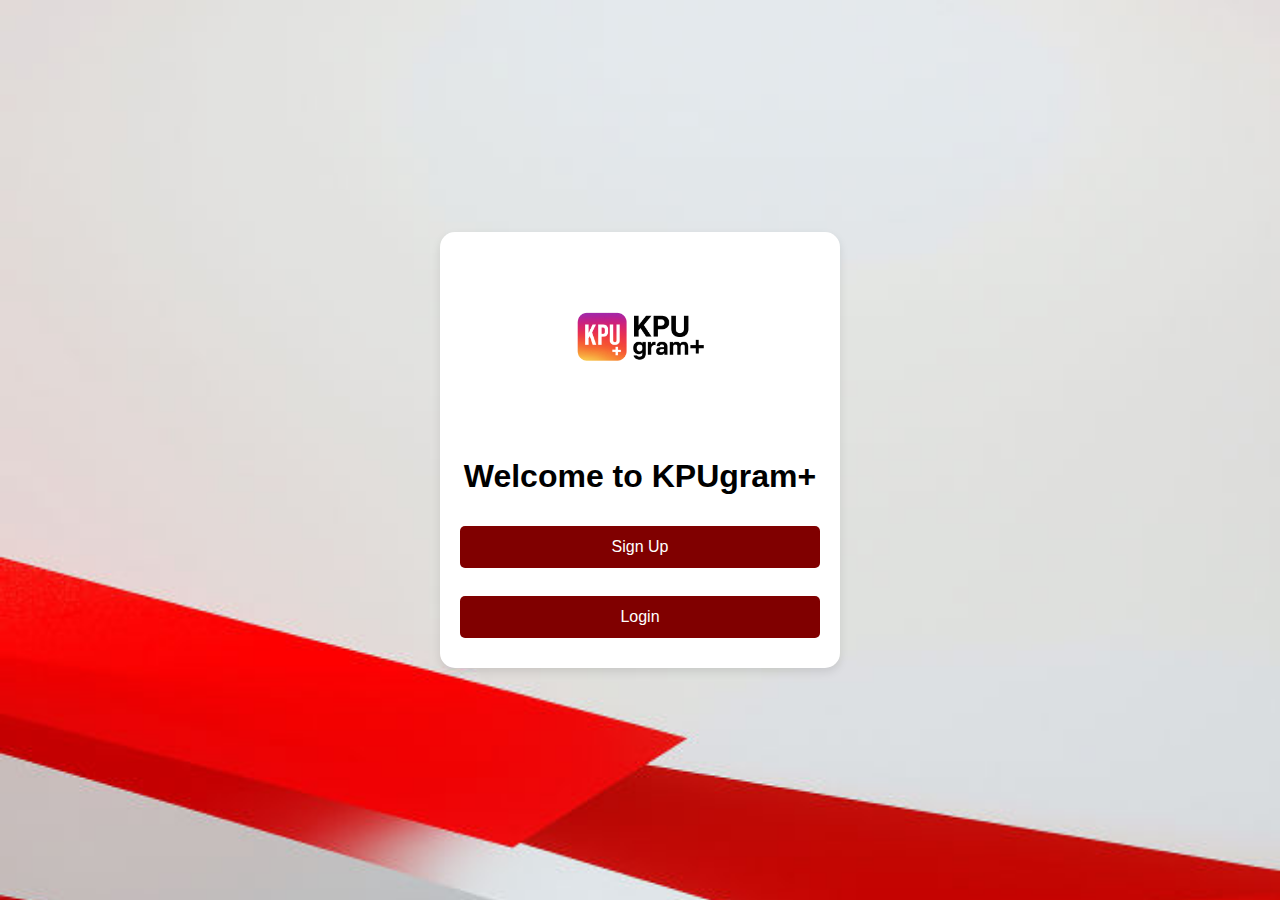
<file: index.html>
<!DOCTYPE html>
<html lang="en">
<head>
    <!-- Meta tag for character encoding -->
    <meta charset="UTF-8" />

    <!-- Responsive layout for mobile and desktop -->
    <meta name="viewport" content="width=device-width, initial-scale=1.0" />

    <!-- Title shown in browser tab -->
    <title>KPUgram+</title>

    <!-- Link to external stylesheet for page styling -->
    <link rel="stylesheet" href="CSS/style.css" />
</head>
<body>

<!-- 🔲 Main container for content alignment -->
<div class="container">

    <!-- KPUgram+ logo displayed at the top -->
    <img src="images/Logo1.png" alt="KPUgram+ Logo" class="logo" />

    <!-- Main welcome heading -->
    <h1>Welcome to KPUgram+</h1>

    <!-- Buttons for navigation to Sign Up and Login pages -->
    <div class="buttons">
        <!-- Button to go to sign-up page -->
        <button onclick="goToSignup()">Sign Up</button><br><br>

        <!-- Button to go to login page -->
        <button onclick="goToLogin()">Login</button>
    </div>
</div>

<!-- 📜 External JavaScript file for navigation functionality -->
<script src="JavaScript/script.js"></script>
</body>
</html>
</file>
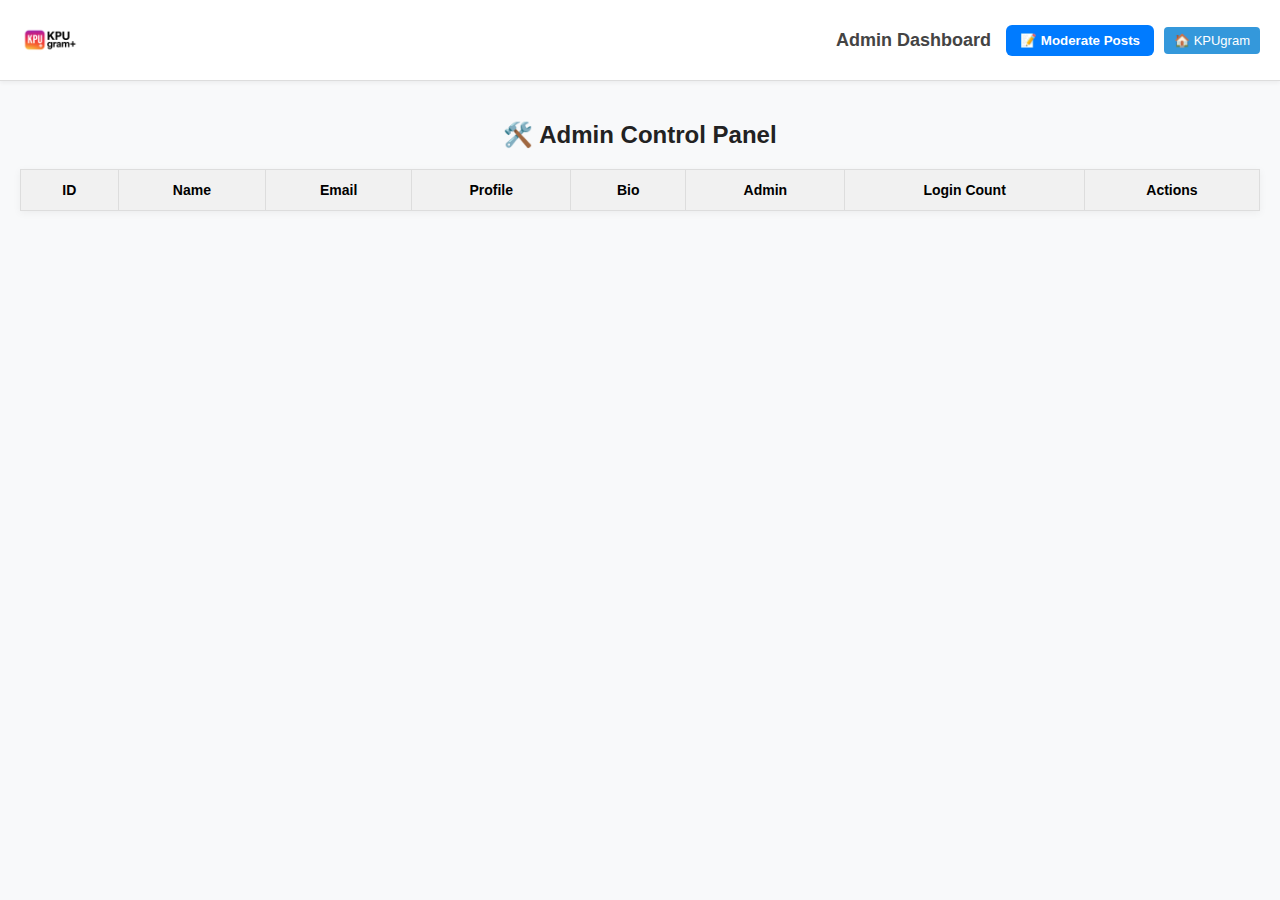
<file: admin.html>
<!DOCTYPE html>
<html lang="en">
<head>
    <!-- Basic page setup -->
    <meta charset="UTF-8" />
    <meta name="viewport" content="width=device-width, initial-scale=1.0" />

    <!-- Page title shown in browser tab -->
    <title>KPUgram+ | Admin Dashboard</title>

    <!-- Linking the external CSS file for admin dashboard styling -->
    <link rel="stylesheet" href="CSS/admin.css" />
</head>
<body>

<!-- Header section containing logo and navigation buttons -->
<header class="header">
    <!-- KPUgram+ logo that takes you to the homepage on click -->
    <img src="images/Logo1.png" alt="KPUgram+ Logo" class="logo" onclick="goToHome()" />

    <div class="header-right">
        <!-- Admin dashboard label and moderation navigation -->
        <div class="admin-header-links">
            <span class="username">Admin Dashboard</span>

            <!-- Button to go to the post moderation page -->
            <button class="nav-btn" onclick="goToPostModeration()">📝 Moderate Posts</button>
        </div>

        <!-- Button to return to main KPUgram homepage -->
        <button class="btn btn-home" onclick="goToHome()">🏠 KPUgram</button>
    </div>
</header>

<!-- Main content area -->
<main class="center-container">
    <!-- Title for the admin panel -->
    <h2>🛠️ Admin Control Panel</h2>

    <!-- Table to display all registered users and actions -->
    <table id="userTable">
        <thead>
        <tr>
            <!-- Table headers: user information and admin controls -->
            <th>ID</th>
            <th>Name</th>
            <th>Email</th>
            <th>Profile</th>
            <th>Bio</th>
            <th>Admin</th>
            <th>Login Count</th>
            <th>Actions</th>
        </tr>
        </thead>
        <tbody>
        <!-- JavaScript will dynamically insert user rows here -->
        </tbody>
    </table>
</main>

<!-- Link to the JavaScript file that handles user data and admin actions -->
<script src="JavaScript/admin.js"></script>
</body>
</html>
</file>
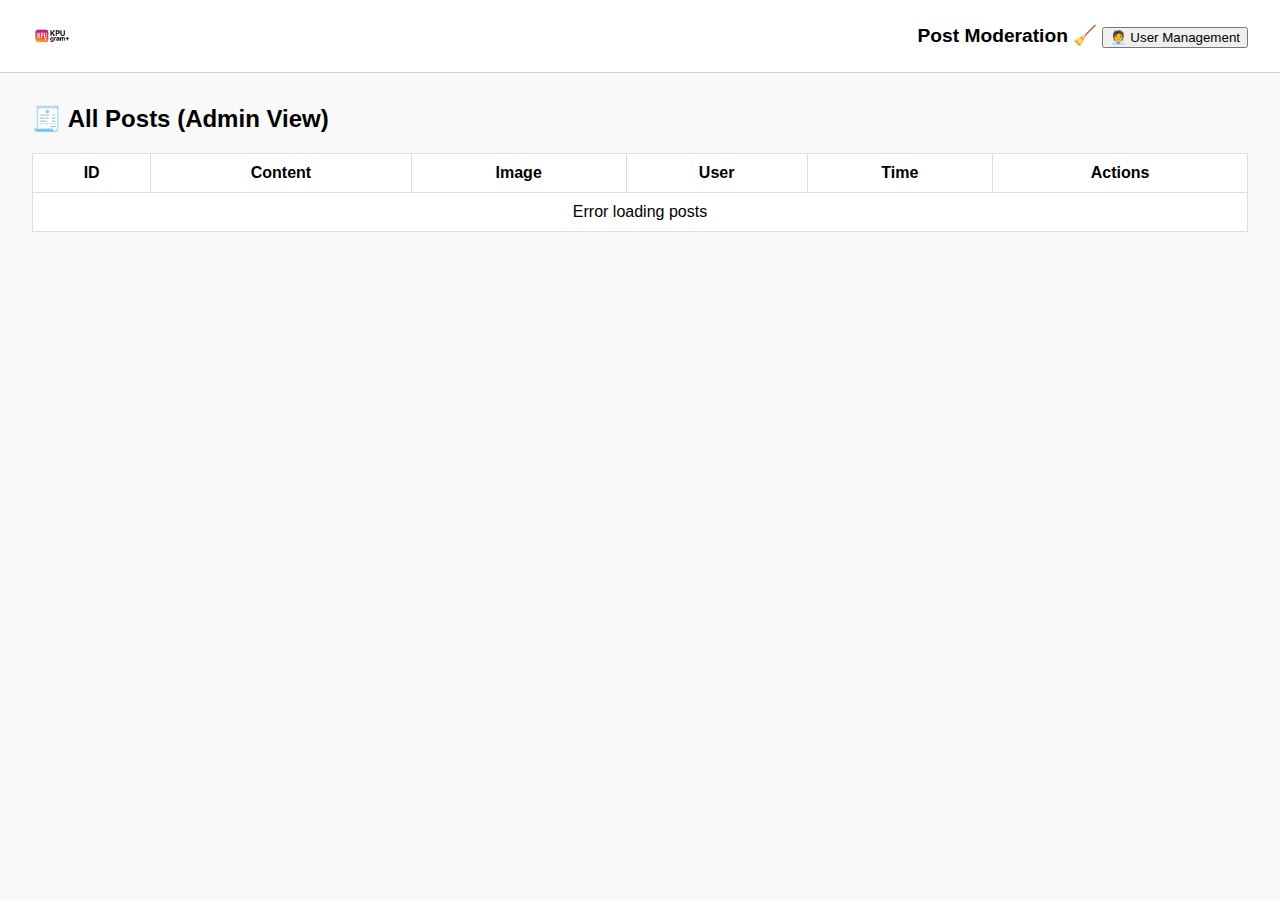
<file: adminPosts.html>
<!DOCTYPE html>
<html lang="en">
<head>
    <!-- Basic page setup -->
    <meta charset="UTF-8" />
    <meta name="viewport" content="width=device-width, initial-scale=1.0" />

    <!-- Page title shown in browser tab -->
    <title>Post Moderation - Admin | KPUgram+</title>

    <!-- Link to external CSS for styling the post moderation page -->
    <link rel="stylesheet" href="CSS/adminPosts.css" />
</head>
<body>

<!-- Header section with logo and navigation -->
<header class="header">
    <!-- Logo that redirects to the home page when clicked -->
    <img src="images/Logo1.png" alt="KPUgram+ Logo" class="logo" onclick="goToHome()" />

    <div class="admin-header-links">
        <!-- Title indicating this is the Post Moderation section -->
        <span class="username">Post Moderation 🧹</span>

        <!-- Button to switch to the User Management (Admin Dashboard) page -->
        <button class="nav-btn" onclick="goToUserDashboard()">🧑‍💼 User Management</button>
    </div>
</header>

<!-- Main content area -->
<main class="center-container">
    <!-- Section heading for post overview -->
    <h2>🧾 All Posts (Admin View)</h2>

    <!-- Table to display all user posts with moderation actions -->
    <table id="postTable">
        <thead>
        <tr>
            <!-- Table headers for post info and moderation controls -->
            <th>ID</th>
            <th>Content</th>
            <th>Image</th>
            <th>User</th>
            <th>Time</th>
            <th>Actions</th>
        </tr>
        </thead>
        <tbody>
        <!-- JavaScript will dynamically populate post rows here -->
        </tbody>
    </table>
</main>

<!-- Link to the JavaScript file that manages post data and admin actions -->
<script src="JavaScript/adminPosts.js"></script>
</body>
</html>
</file>
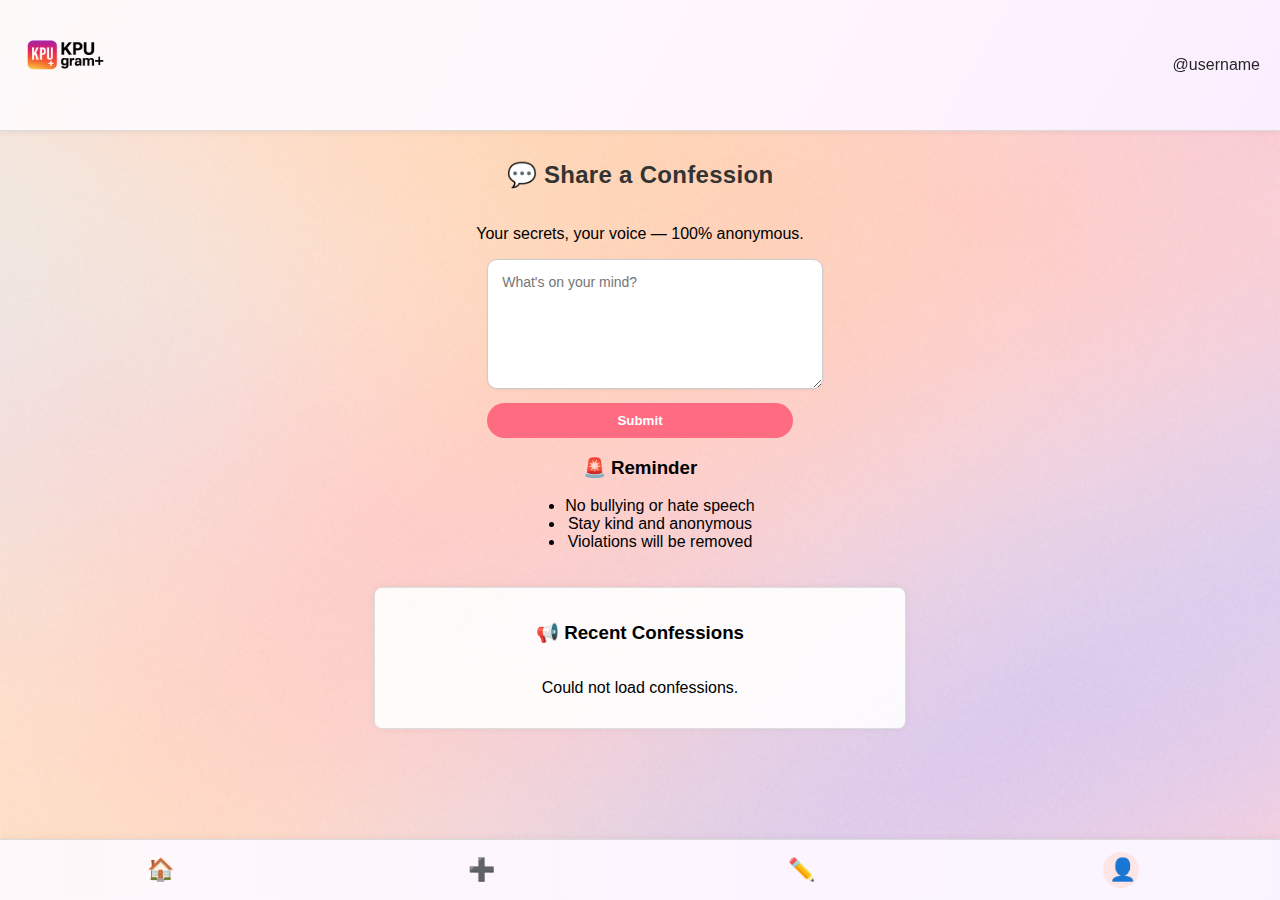
<file: confession.html>
<!DOCTYPE html>
<html lang="en">
<head>
  <!-- Meta tags for character encoding and responsive design -->
  <meta charset="UTF-8" />
  <meta name="viewport" content="width=device-width, initial-scale=1.0"/>

  <!-- Title shown in browser tab -->
  <title>KPUgram+ | Confess</title>

  <!-- Link to external CSS file for styling -->
  <link rel="stylesheet" href="CSS/stylesheet.css" />
</head>
<body>

<!-- 🔝 Header section -->
<header class="header">
  <!-- KPUgram+ logo; clicking redirects to home -->
  <img src="images/Logo1.png" alt="KPUgram+ Logo" class="logo" onclick="goToHome()" style="cursor:pointer;">

  <!-- Display logged-in username; clicking opens profile -->
  <div class="username" id="headerUsername" onclick="goToProfile()">@username</div>
</header>

<!-- 💬 Main confession section -->
<main class="confess-section">
  <div class="center-container">

    <!-- Title and tagline for the confession page -->
    <h2 class="confess-title">💬 Share a Confession</h2>
    <p class="confess-tagline">Your secrets, your voice — 100% anonymous.</p>

    <!-- Confession input form -->
    <form class="confess-form">
      <!-- Text area for user to type their confession -->
      <textarea name="confession" placeholder="What's on your mind?" required></textarea>

      <!-- Button to submit the confession -->
      <button type="submit" class="post-button">Submit</button>
    </form>

    <!-- ⚠️ Rules section -->
    <section class="confession-rules">
      <h3>🚨 Reminder</h3>
      <ul>
        <li>No bullying or hate speech</li>
        <li>Stay kind and anonymous</li>
        <li>Violations will be removed</li>
      </ul>
    </section>

    <!-- 📢 Section showing all recent anonymous confessions -->
    <section class="confession-wall">
      <h3>📢 Recent Confessions</h3>

      <!-- Feed container where confessions will be injected by JavaScript -->
      <div class="confession-feed"></div>
    </section>
  </div>
</main>

<!-- 🔻 Bottom navigation bar -->
<footer class="nav-bar">
  <!-- Navigation buttons to switch pages -->
  <button onclick="goToHome()">🏠</button>
  <button onclick="goToUpload()">➕</button>
  <button onclick="goToConfess()">✏️</button>
  <button onclick="goToProfile()">👤</button>
</footer>

<!-- 📜 External JavaScript files to handle dynamic behavior -->
<script src="JavaScript/script2.js"></script>
<script src="JavaScript/confession.js"></script>

</body>
</html>
</file>
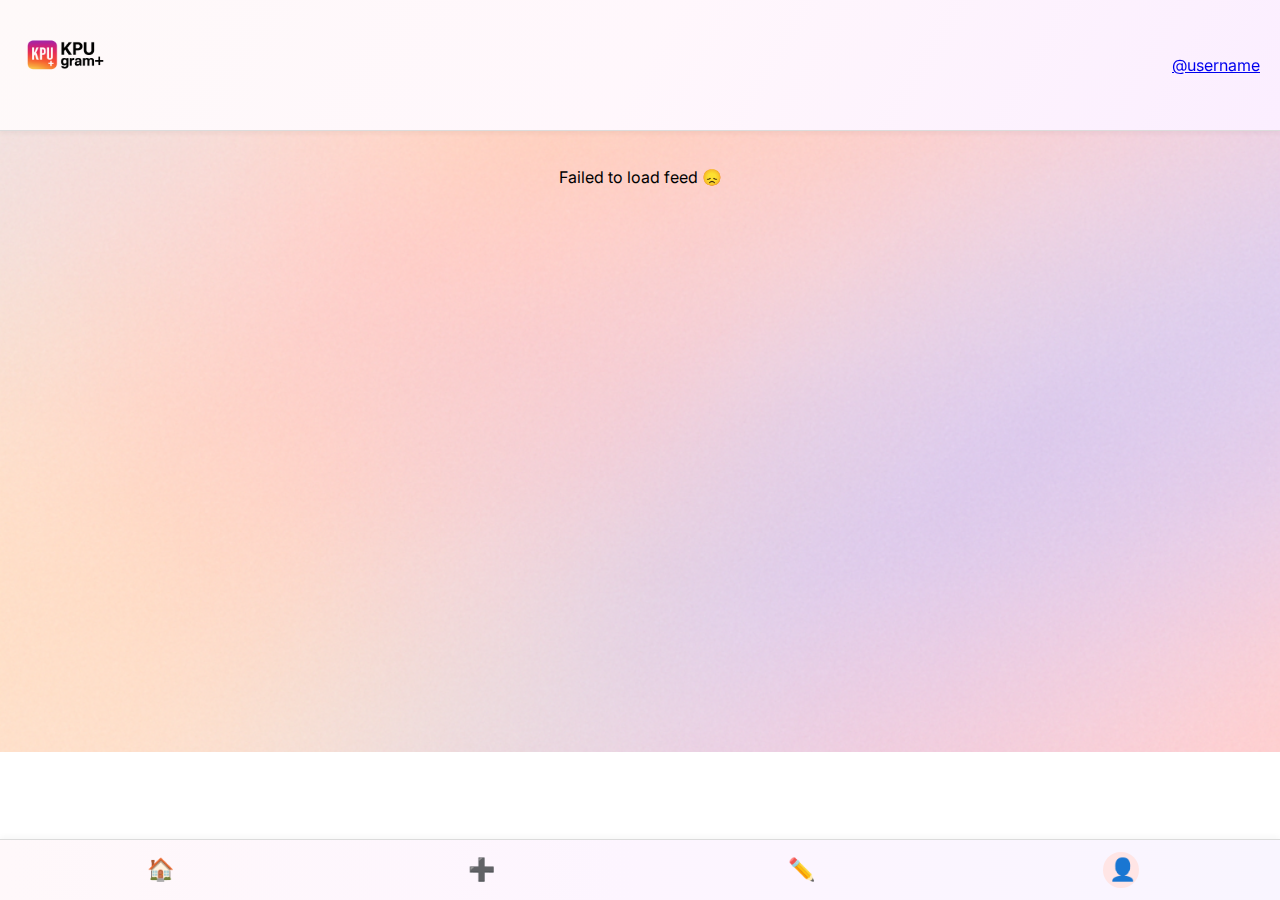
<file: Home.html>
<!DOCTYPE html>
<html lang="en">
<head>
  <meta charset="UTF-8" />
  <meta name="viewport" content="width=device-width, initial-scale=1.0" />
  <title>KPUgram+ Home</title>

  <!-- Stylesheet and Fonts -->
  <link rel="stylesheet" href="CSS/stylesheet.css" />
  <link rel="preconnect" href="https://fonts.googleapis.com" />
  <link href="https://fonts.googleapis.com/css2?family=Inter:wght@400;500;600&display=swap" rel="stylesheet" />
</head>
<body style="font-family: 'Inter', sans-serif;">

<!-- Header: Displays logo and user link -->
<header class="header">
  <img
          src="images/Logo1.png"
          alt="KPUgram+ Logo"
          class="logo"
          onclick="goToHome()"
          style="cursor:pointer;"
  />
  <!-- User display name (replaces static @username text) -->
  <a href="profile.html" id="userDisplay">@loading...</a>
</header>

<!-- Main Content Area: Feed will be injected here dynamically -->
<main class="feed" id="feed">
  <!-- Posts will be dynamically inserted by JavaScript -->
</main>

<!-- Bottom Navigation Bar: Navigation between core sections -->
<footer class="nav-bar">
  <!-- Navigation buttons to different pages -->
  <button onclick="goToHome()" title="Home">🏠</button>
  <button onclick="goToUpload()" title="Upload">➕</button>
  <button onclick="goToConfess()" title="Confess">✏️</button>
  <button onclick="goToProfile()" title="Profile">👤</button>
</footer>

<!-- JavaScript Files -->
<script src="JavaScript/likecomment.js"></script>
<script src="JavaScript/script2.js"></script>
<script src="JavaScript/upload.js"></script>

</body>
</html>
</file>
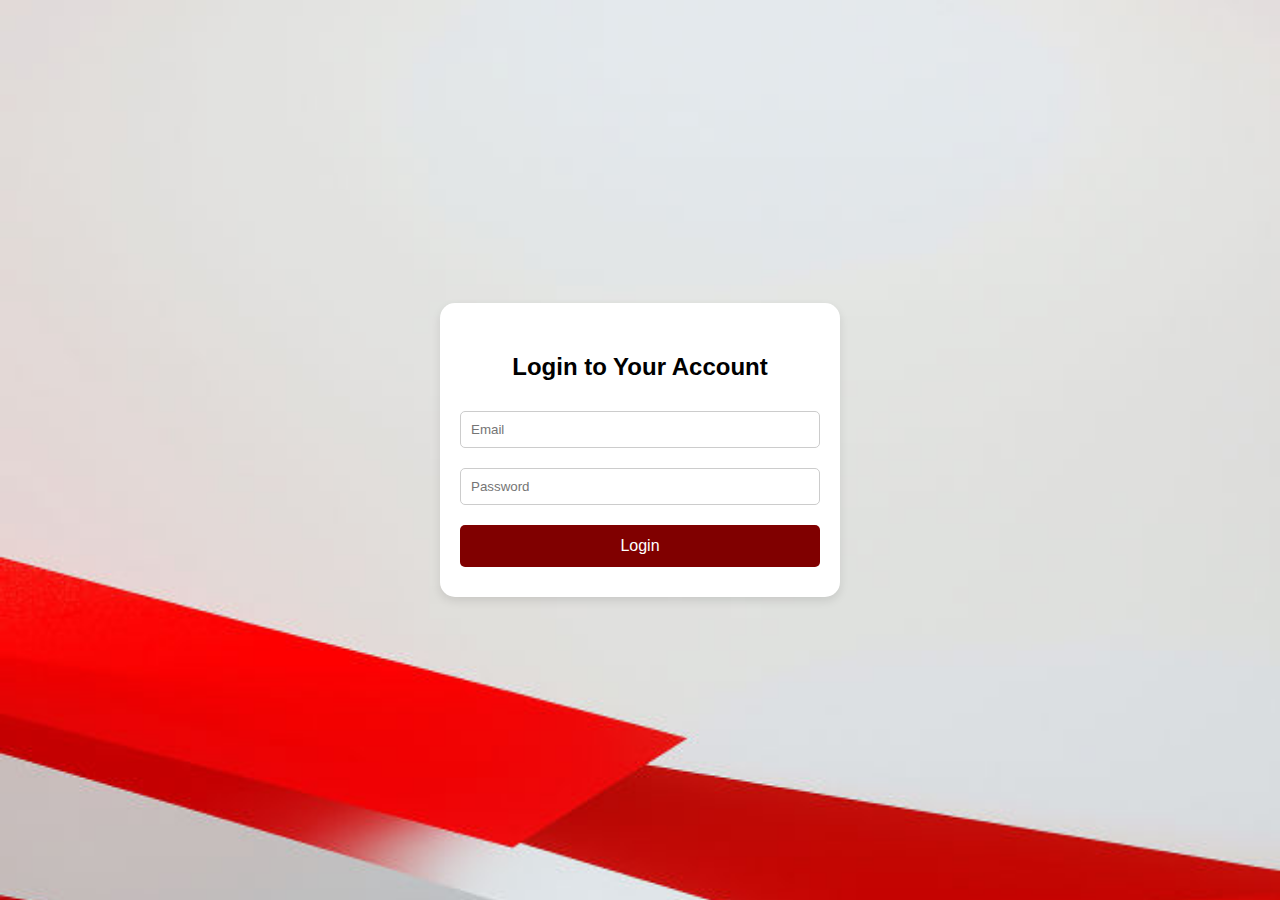
<file: login.html>
<!DOCTYPE html>
<html lang="en">
<head>
    <!-- Character encoding -->
    <meta charset="UTF-8" />

    <!-- Viewport setting for responsiveness on all devices -->
    <meta name="viewport" content="width=device-width, initial-scale=1.0" />

    <!-- Title shown in browser tab -->
    <title>KPUgram+ Login</title>

    <!-- Link to shared CSS file for consistent styling -->
    <link rel="stylesheet" href="CSS/style.css" />
</head>
<body>

<!-- 🔲 Centered container for the login box -->
<div class="container">
    <!-- Heading for login form -->
    <h2>Login to Your Account</h2>

    <!-- Login form for email and password -->
    <form id="loginForm">
        <!-- Email input field -->
        <input type="email" class="Name" placeholder="Email" name="email" required />

        <!-- Password input field -->
        <input type="password" class="pswd" placeholder="Password" name="password" required />

        <!-- Submit button for logging in -->
        <button type="submit" class="submit">Login</button>
    </form>
</div>

<!-- 📜 External script that contains login logic (validation, redirection, etc.) -->
<script src="JavaScript/script.js"></script>

<!-- 🔔 Toast notification for showing login success/error messages -->
<div id="toast" class="toast" style="display: none;"></div>

</body>
</html>
</file>
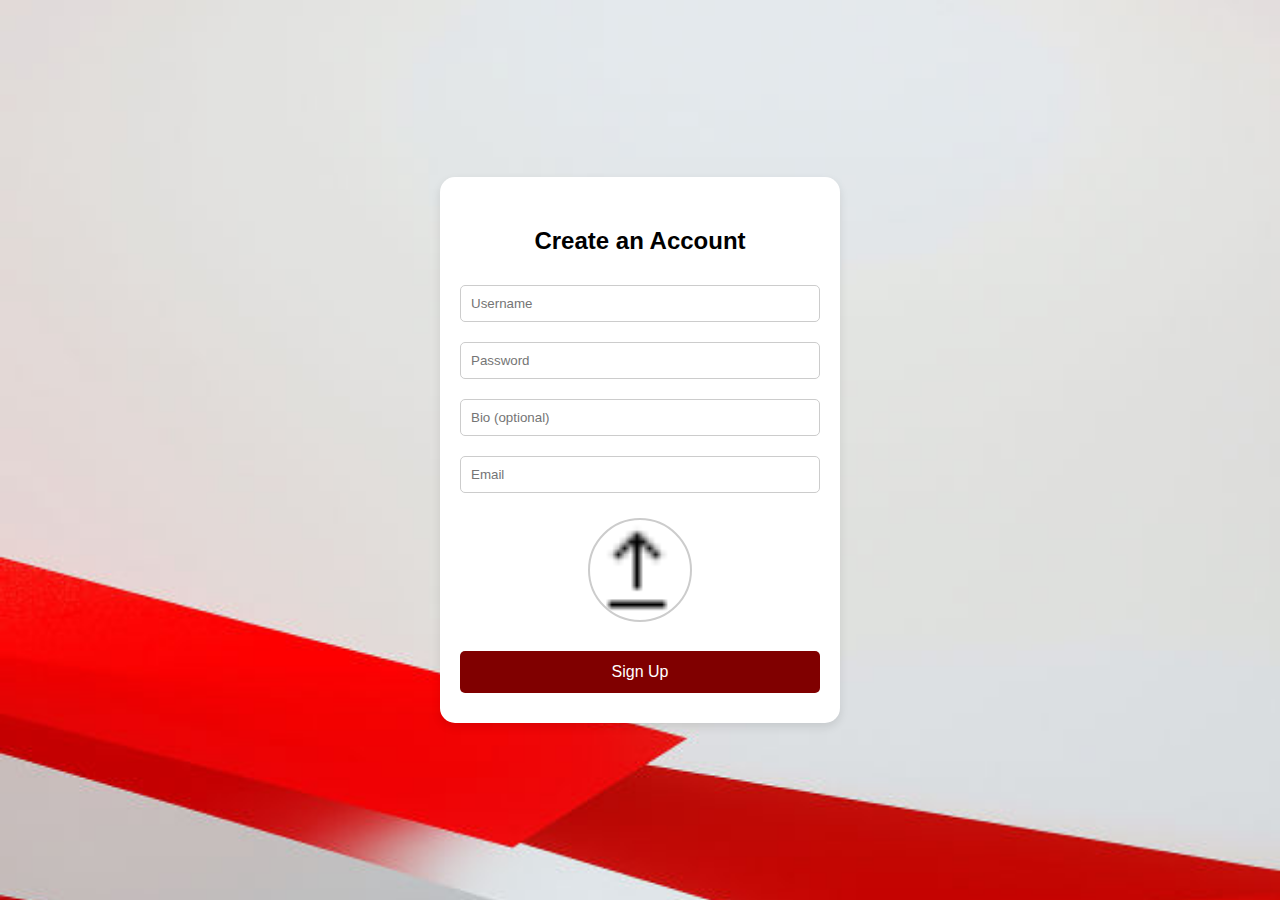
<file: signup.html>
<!DOCTYPE html>
<html lang="en">
<head>
    <!-- Sets character encoding to UTF-8 -->
    <meta charset="UTF-8">

    <!-- Makes the page responsive to different screen sizes -->
    <meta name="viewport" content="width=device-width, initial-scale=1.0">

    <!-- Sets the page title shown in the browser tab -->
    <title>KPUgram+ | Sign Up</title>

    <!-- Links an external CSS stylesheet for styling -->
    <link rel="stylesheet" href="CSS/style.css">
</head>
<body>

<!-- Container that wraps the whole signup form -->
<div class="container">
    <!-- Heading text -->
    <h2>Create an Account</h2>

    <!-- Signup form starts here -->
    <form id="signupForm">
        <!-- Input field for username (required) -->
        <input type="text" placeholder="Username" name="name" required>

        <!-- Input field for password (required) -->
        <input type="password" placeholder="Password" name="password" required>

        <!-- Optional input for user's bio -->
        <input type="text" placeholder="Bio (optional)" name="bio">

        <!-- Input field for email (required) -->
        <input type="email" placeholder="Email" name="email" required>

        <!-- Section for profile picture upload -->
        <div class="profile-header">
            <div class="profile-picture-wrapper">
                <!-- Label wraps the image and input for better clickability -->
                <label for="profilePicUpload">
                    <!-- Default profile picture shown before user uploads -->
                    <img id="profileImage" class="profile-img" src="images/upload.png" alt="Profile Picture" title="Click to change" />

                    <!-- Hidden file input for selecting profile image -->
                    <input type="file" id="profilePicUpload" accept="image/*" style="display: none;" />
                </label>
            </div>
        </div>

        <!-- Submit button for the signup form -->
        <button type="submit">Sign Up</button>
    </form>
</div>

<!-- Links to the external JavaScript file that handles form logic -->
<script src="JavaScript/script.js"></script>

</body>
</html>
</file>
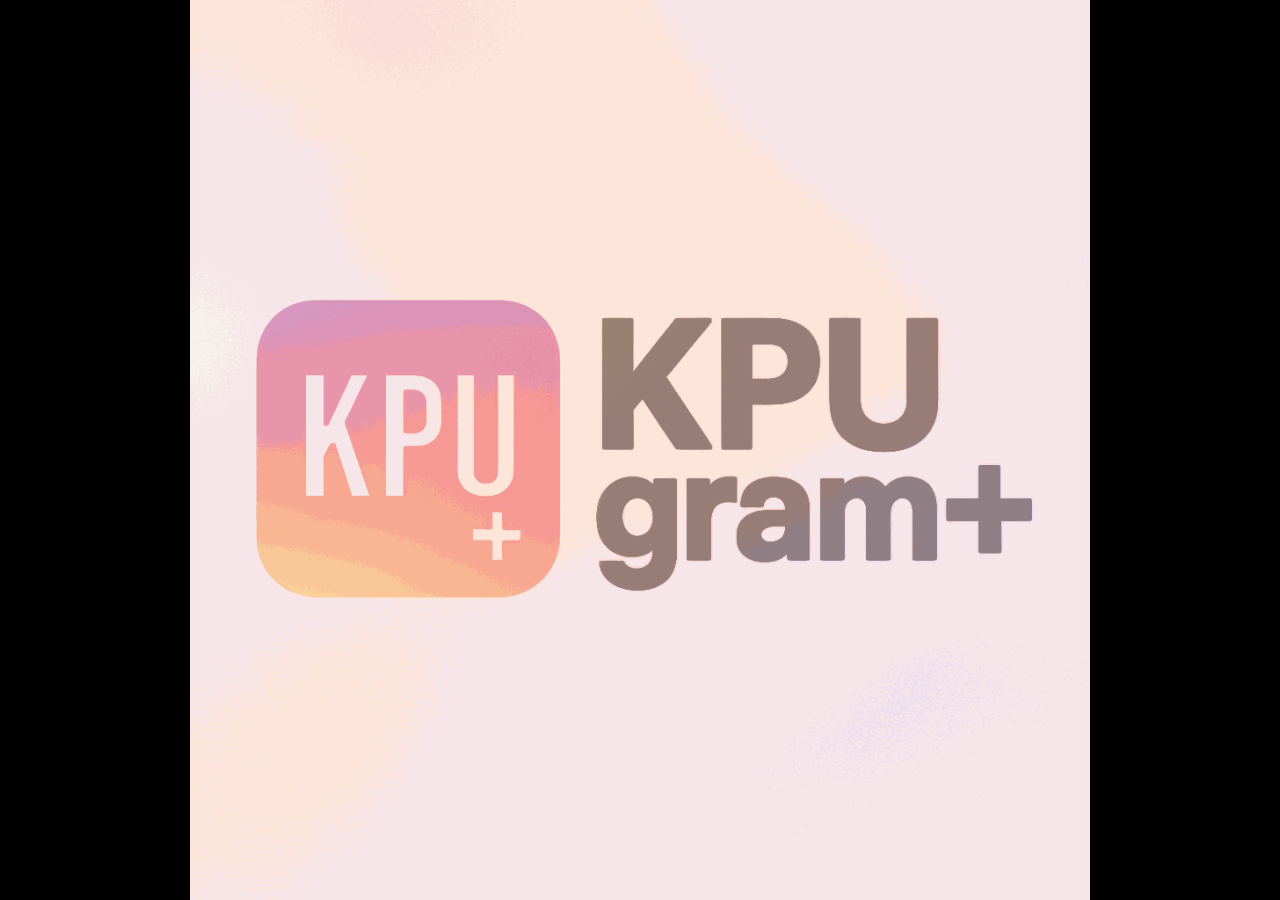
<file: transition.html>
<!DOCTYPE html>
<html lang="en">
<head>
    <!-- Sets character encoding to UTF-8 -->
    <meta charset="UTF-8" />

    <!-- Ensures the page scales correctly on all devices -->
    <meta name="viewport" content="width=device-width, initial-scale=1.0" />

    <!-- Page title shown in browser tab -->
    <title>Redirecting...</title>

    <!-- Inline CSS to style the page -->
    <style>
        body {
            margin: 0; /* Removes default margin */
            background-color: black; /* Sets background to black */
            display: flex; /* Uses flexbox to center the content */
            justify-content: center; /* Centers horizontally */
            align-items: center; /* Centers vertically */
            height: 100vh; /* Makes body take full height of the viewport */
        }

        img {
            max-width: 100%; /* Image won't exceed screen width */
            max-height: 100%; /* Image won't exceed screen height */
        }
    </style>
</head>
<body>

<!-- Shows the transition GIF image in the center -->
<img src="images/transition.gif" alt="Transition Animation" />

<script>
    // After 1.5 seconds, redirect to the login page
    setTimeout(() => {
        window.location.href = "login.html";
    }, 1500); // show transition for 1.5 seconds
</script>

</body>
</html>
</file>
<file: CSS/admin.css>
/* Applies to the whole page */
body {
    font-family: 'Segoe UI', Tahoma, Geneva, Verdana, sans-serif; /* Sets a clean, readable font */
    margin: 0; /* Removes default margin */
    padding: 0; /* Removes default padding */
    background-color: #f8f9fa; /* Light gray background */
}

/* Styles the top header bar */
.header {
    display: flex; /* Uses flexbox for layout */
    justify-content: space-between; /* Space between logo and username */
    align-items: center; /* Vertically center items */
    background-color: #fff; /* White background */
    padding: 10px 20px; /* Padding inside the header */
    border-bottom: 1px solid #ddd; /* Light bottom border */
    box-shadow: 0 2px 4px rgba(0, 0, 0, 0.05); /* Subtle shadow for depth */
}

/* Logo styling */
.logo {
    height: 60px; /* Sets logo height */
    cursor: pointer; /* Makes it clickable */
}

/* Username text in header */
.username {
    font-weight: 600; /* Semi-bold text */
    font-size: 18px; /* Slightly larger font size */
    color: #444; /* Dark gray color */
}

/* Container for centering content on page */
.center-container {
    padding: 20px; /* Adds spacing around the content */
}

/* Headings inside the page */
h2 {
    margin-bottom: 20px; /* Space below heading */
    color: #222; /* Dark text */
    text-align: center; /* Center the heading */
}

/* Table styles */
table {
    width: 100%; /* Table takes full width */
    border-collapse: collapse; /* Removes space between borders */
    background-color: white; /* White background for the table */
    box-shadow: 0 2px 8px rgba(0, 0, 0, 0.05); /* Light shadow */
}

/* Styles for both table header and data cells */
th, td {
    padding: 12px 16px; /* Inner spacing */
    border: 1px solid #ddd; /* Light gray border */
    text-align: center; /* Center-aligns text */
    font-size: 14px; /* Font size for table text */
}

/* Header cells of the table */
th {
    background-color: #f1f1f1; /* Light gray background */
    font-weight: bold; /* Bold text */
}

/* Base style for buttons */
.btn {
    padding: 6px 12px; /* Inner spacing */
    border: none; /* No border */
    border-radius: 4px; /* Rounded corners */
    cursor: pointer; /* Cursor becomes pointer on hover */
    font-size: 13px; /* Slightly smaller text */
}

/* Delete button style */
.btn-delete {
    background-color: #e74c3c; /* Red color */
    color: white; /* White text */
    margin-right: 6px; /* Space to the right */
}

/* Promote button style */
.btn-promote {
    background-color: #2ecc71; /* Green color */
    color: white; /* White text */
}

/* Small circular profile pictures */
img.profile-thumb {
    width: 50px;
    height: 50px;
    border-radius: 50%; /* Makes it round */
    object-fit: cover; /* Ensures image fills the space without distortion */
}

/* Right side of the header (e.g., buttons or links) */
.header-right {
    display: flex; /* Horizontal layout */
    align-items: center; /* Vertical alignment */
    gap: 10px; /* Space between items */
}

/* Home button style */
.btn-home {
    background-color: #3498db; /* Blue color */
    color: white;
    padding: 6px 10px;
    font-size: 13px;
    border: none;
    border-radius: 4px;
    cursor: pointer;
}

/* Style for the last nav-bar button (e.g., logout or special action) */
.nav-bar button:last-child {
    background-color: #ffe5e5; /* Light red background */
    color: #b30000; /* Dark red text */
    font-weight: bold;
    border-radius: 50%; /* Circular button */
    width: 36px;
    height: 36px;
}

/* 🔽 Additional styles for admin post moderation navigation */

/* Header links container for admin pages */
.admin-header-links {
    display: flex;
    align-items: center;
    gap: 15px; /* Space between each button/link */
}

/* Style for navigation buttons */
.nav-btn {
    background-color: #007bff; /* Bright blue */
    color: white; /* White text */
    border: none;
    padding: 8px 14px; /* Padding inside the button */
    border-radius: 6px; /* Rounded corners */
    font-weight: bold;
    cursor: pointer;
    transition: background-color 0.2s ease-in-out; /* Smooth hover transition */
}

/* Hover effect for navigation buttons */
.nav-btn:hover {
    background-color: #0056b3; /* Darker blue on hover */
}
</file>
<file: CSS/adminPosts.css>
/* Base styles for the entire page */
body {
    font-family: Arial, sans-serif; /* Sets a clean, common font */
    background: #f9f9f9; /* Light gray background */
    margin: 0; /* Removes default margin */
    padding: 0; /* Removes default padding */
}

/* Header section at the top of the page */
.header {
    display: flex; /* Uses flexbox for layout */
    justify-content: space-between; /* Puts space between logo and username */
    align-items: center; /* Vertically centers items */
    padding: 1rem 2rem; /* Adds spacing inside the header */
    background-color: #fff; /* White background */
    border-bottom: 1px solid #ccc; /* Light gray bottom border */
}

/* Logo image styling */
.logo {
    height: 40px; /* Sets fixed height */
    cursor: pointer; /* Pointer cursor on hover */
}

/* Username display in the header */
.username {
    font-weight: bold; /* Makes text bold */
    font-size: 1.2rem; /* Increases font size slightly */
}

/* Main content container centered on the page */
.center-container {
    margin: 2rem auto; /* Top/bottom margin and auto horizontal centering */
    width: 95%; /* Takes up 95% of the screen width */
}

/* Styles for tables */
table {
    width: 100%; /* Table spans the full width */
    border-collapse: collapse; /* Removes gaps between table borders */
    background-color: #fff; /* White background */
    border: 1px solid #ddd; /* Light border around the table */
}

/* Styles for both header and data cells in the table */
th, td {
    padding: 10px; /* Adds space inside cells */
    text-align: center; /* Centers text horizontally */
    border: 1px solid #ddd; /* Light border for each cell */
}

/* Styling for images inside posts (like post thumbnails) */
img.post-img {
    max-width: 80px; /* Limits width to 80px */
    max-height: 80px; /* Limits height to 80px */
}

/* Style for delete buttons */
button.delete-btn {
    background-color: #ff4d4d; /* Red background */
    color: white; /* White text */
    padding: 5px 10px; /* Inner padding */
    border: none; /* Removes border */
    cursor: pointer; /* Pointer cursor on hover */
    border-radius: 4px; /* Slightly rounded corners */
}
</file>
<file: CSS/stylesheet.css>
/* 🌐 General page styling */
body {
  font-family: 'Segoe UI', Tahoma, Geneva, Verdana, sans-serif; /* Set clean, readable font */
  margin: 0;
  padding: 0;
  background-image: url("../images/bgImg1.png"); /* Background image */
  background-repeat: no-repeat;
  background-size: cover; /* Cover entire screen */
  background-position: center;
  transition: all 0.3s ease-in-out; /* Smooth transition */
}

/* 🔝 Top navigation bar */
.header {
  display: flex;
  justify-content: space-between; /* Space between logo and user info */
  align-items: center;
  background: linear-gradient(120deg, #fef9f9, #fff7fc, #fbeeff); /* Light gradient background */
  padding: 10px 20px;
  border-bottom: 1px solid #dbdbdb;
  position: sticky; /* Sticks to top when scrolling */
  top: 0;
  z-index: 100; /* Stays above other content */
  box-shadow: 0 2px 6px rgba(0, 0, 0, 0.05); /* Light shadow */
  animation: fadeInDown 0.6s ease;
  backdrop-filter: blur(6px); /* Soft blur effect */
  gap: 10px;
}

/* 🧭 Left part of header (usually logo) */
.header-left {
  display: flex;
  align-items: center;
}

/* 👤 Right part of header (user info) */
.header-right {
  display: flex;
  flex-direction: column;
  align-items: flex-end;
  gap: 2px;
}

/* 🖼️ Logo image */
.logo {
  height: 60px;
  object-fit: contain;
  margin: 0;
}

/* 👤 Username display */
.username {
  font-weight: 600;
  font-size: 16px;
  color: #262626;
}

/* 🔥 Login streak badge */
.streak-badge {
  background-color: #ffeff4;
  padding: 4px 10px;
  border-radius: 20px;
  font-size: 13px;
  color: #d10043;
  font-weight: 500;
  border: 1px solid #fdd5e2;
  box-shadow: 0 1px 3px rgba(0,0,0,0.05);
}

/* 📰 Main feed area */
.feed {
  display: flex;
  flex-direction: column;
  align-items: center;
  padding: 20px 12px;
  gap: 20px;
  overflow-y: auto;
  scroll-behavior: smooth;
}

/* 🎯 Centered content container */
.center-container {
  display: flex;
  flex-direction: column;
  align-items: center;
  justify-content: center;
  text-align: center;
  padding: 20px;
}

/* 📸 Individual post container */
.post {
  background-color: #ffffff;
  border: 1px solid #e0e0e0;
  width: 100%;
  max-width: 500px;
  border-radius: 12px;
  overflow: hidden;
  box-shadow: 0 6px 12px rgba(0, 0, 0, 0.04);
  transition: transform 0.2s ease;
  animation: fadeInUp 0.6s ease;
}

/* 🔼 Post hover effect */
.post:hover {
  transform: translateY(-4px);
}

/* 🖼️ Post image styling */
.post img {
  width: 100%;
  display: block;
}

/* ✏️ Caption below image */
.caption {
  padding: 14px 16px;
  font-size: 15px;
  color: #333;
  background-color: #fafafa;
  border-top: 1px solid #eee;
}

/* 📱 Bottom navigation bar */
.nav-bar {
  display: flex;
  justify-content: space-around;
  background: linear-gradient(to right, #fff8fa, #fdf5ff, #f9f5ff);
  padding: 12px 0;
  position: fixed;
  bottom: 0;
  width: 100%;
  border-top: 1px solid #dbdbdb;
  box-shadow: 0 -2px 6px rgba(0, 0, 0, 0.04);
  animation: fadeInUp 0.6s ease;
  backdrop-filter: blur(6px);
}

/* 🖱️ Buttons in nav bar */
.nav-bar button {
  background: none;
  border: none;
  font-size: 22px;
  cursor: pointer;
  color: #666;
  transition: transform 0.2s ease, color 0.2s ease;
}

/* 🖱️ Hover effect on nav buttons */
.nav-bar button:hover {
  transform: scale(1.2);
  color: #ff70a6;
}

/* ⬆️ Upload section container */
.upload-container {
  padding: 20px;
  text-align: center;
}

/* 📤 Upload form card */
.upload-card {
  background-color: #fff;
  padding: 20px;
  border: 1px solid #dbdbdb;
  border-radius: 8px;
  max-width: 400px;
  margin: auto;
}

/* 📥 Upload inputs */
.upload-card input,
.upload-card textarea {
  display: block;
  width: 100%;
  margin: 10px 0;
  padding: 10px;
  border: 1px solid #ccc;
  border-radius: 5px;
}

/* 🏷️ Label above inputs */
.upload-label {
  font-weight: bold;
  display: block;
  margin-bottom: 5px;
}

/* 🔘 Upload button */
.post-button {
  background-color: #3897f0;
  color: white;
  padding: 10px;
  width: 100%;
  border: none;
  border-radius: 5px;
  cursor: pointer;
  font-weight: bold;
}

/* 👤 Profile section container */
.profile {
  padding: 20px;
}

/* 🧑 Profile header layout */
.profile-header {
  display: flex;
  align-items: center;
  gap: 20px;
  margin-bottom: 20px;
}

/* 🖼️ Profile picture styling */
.profile-img {
  border-radius: 50%;
  width: 110px;
  height: 110px;
  object-fit: cover;
  border: 3px solid #ffafbd;
  box-shadow: 0 0 8px rgba(255, 175, 189, 0.6);
}

/* 📋 Profile info text */
.profile-info {
  text-align: left;
}

/* 📛 Full name */
.profile-info h2 {
  margin: 0 0 5px 0;
  font-size: 22px;
}

/* ℹ️ Bio and handle */
.profile-info p {
  margin: 4px 0;
  font-size: 14px;
  color: #555;
}

/* 🖼️ Grid of user posts */
.post-grid {
  display: grid;
  grid-template-columns: repeat(auto-fill, minmax(120px, 1fr));
  gap: 10px;
  padding-top: 10px;
}

/* 🖱️ Hover effect for grid images */
.post-grid img:hover {
  transform: scale(1.03);
  transition: transform 0.2s ease;
  box-shadow: 0 4px 10px rgba(0, 0, 0, 0.1);
}

/* 🔤 Profile name and handle styles */
.full-name {
  font-size: 22px;
  font-weight: 600;
  color: #222;
  margin: 0 0 4px 0;
}

.handle {
  font-size: 14px;
  color: #999;
  margin-bottom: 6px;
}

.bio {
  font-size: 14px;
  color: #444;
  font-style: italic;
  margin-bottom: 6px;
}

/* 📌 Section heading */
.section-heading {
  font-size: 18px;
  color: #333;
  margin-bottom: 10px;
  font-weight: 500;
  letter-spacing: 0.5px;
}

/* 👤 Wrapper around profile picture */
.profile-picture-wrapper {
  position: relative;
  display: inline-block;
  cursor: pointer;
}

/* 🔁 Profile image hover effect */
.profile-picture-wrapper:hover .profile-img {
  transform: scale(1.05);
  box-shadow: 0 0 10px rgba(0, 0, 0, 0.1);
}

/* 🆕 Updated logo and username */
.logo {
  height: 90px;
  margin-bottom: 20px;
  object-fit: contain;
  max-width: 100%;
}

.username {
  font-weight: 500;
  color: #262626;
  cursor: pointer;
  white-space: nowrap;
}

/* 📜 Scrollable confession wall */
.confession-wall {
  width: 100%;
  max-width: 500px;
  margin-top: 20px;
  background-color: rgba(255, 255, 255, 0.9);
  border: 1px solid #ddd;
  border-radius: 8px;
  padding: 15px;
  max-height: 300px;
  overflow-y: auto;
  box-shadow: 0 0 8px rgba(0,0,0,0.05);
}

/* 🧱 Confession feed layout */
.confession-feed {
  display: flex;
  flex-direction: column;
  gap: 12px;
}

/* 📥 Individual confession box */
.confession-box {
  background-color: #fff;
  padding: 12px 16px;
  border-radius: 6px;
  box-shadow: 0 2px 4px rgba(0,0,0,0.05);
  font-size: 14px;
  color: #333;
  text-align: left;
  word-wrap: break-word;
}

/* 🎞️ Animations for fade effects */
@keyframes fadeInDown {
  from {
    opacity: 0;
    transform: translateY(-20px);
  }
  to {
    opacity: 1;
    transform: translateY(0);
  }
}

@keyframes fadeInUp {
  from {
    opacity: 0;
    transform: translateY(20px);
  }
  to {
    opacity: 1;
    transform: translateY(0);
  }
}

/* ❤️ Like & Comment buttons */
.like-btn, .comment-btn {
  margin: 10px 8px 5px 0;
  padding: 6px 12px;
  background-color: #f5f5f5;
  border: 1px solid #ddd;
  border-radius: 20px;
  cursor: pointer;
  font-size: 14px;
  transition: background-color 0.2s ease;
}

.like-btn:hover {
  background-color: #ffe5ed;
  color: #d10043;
}

/* 💬 Comment input */
.comment-input {
  display: block;
  width: calc(100% - 20px);
  margin: 8px auto 4px;
  padding: 8px;
  border: 1px solid #ccc;
  border-radius: 6px;
}

/* 📄 Comments under posts */
.comments {
  margin-top: 6px;
  padding: 0 10px 10px;
  font-size: 13px;
  color: #444;
  background-color: #fdfdfd;
  border-top: 1px solid #eee;
}

/* 🙊 Confession form title */
.confess-title {
  font-size: 24px;
  font-weight: 600;
  color: #333;
  margin-top: 10px;
  letter-spacing: 0.3px;
}

/* 📝 Confession text area */
.confess-form textarea {
  width: 100%;
  max-width: 500px;
  min-height: 100px;
  padding: 14px;
  border-radius: 10px;
  border: 1px solid #ccc;
  resize: vertical;
  font-size: 14px;
  font-family: inherit;
  margin-bottom: 10px;
  box-shadow: 0 1px 3px rgba(0,0,0,0.05);
}

/* 📤 Submit button for confession */
.confess-form .post-button {
  background-color: #ff6b81;
  color: white;
  font-weight: bold;
  padding: 10px 24px;
  border-radius: 25px;
  border: none;
  cursor: pointer;
  transition: background-color 0.3s ease;
}

.confess-form .post-button:hover {
  background-color: #ff4d6d;
}

/* 📦 Confession container */
.confession-box {
  position: relative;
}

/* 💬 Duplicate comment input styling */
.comment-input {
  width: 100%;
  margin-top: 8px;
  padding: 8px;
  border-radius: 8px;
  border: 1px solid #ddd;
  font-size: 13px;
}

/* 💬 Comment text style */
.comments {
  font-size: 13px;
  color: #555;
  margin-top: 4px;
}

/* 🚪 Logout or special button in nav */
.nav-bar button:last-child {
  background-color: #ffe5e5;
  color: #b30000;
  font-weight: bold;
  border-radius: 50%;
  width: 36px;
  height: 36px;
  transition: 0.2s;
}

.nav-bar button:last-child:hover {
  background-color: #ffcccc;
}
</file>
<file: CSS/style.css>
/* General reset and base styling */
body {
    margin: 0; /* Removes default margin */
    padding: 0; /* Removes default padding */
    font-family: Arial, sans-serif; /* Sets a clean, readable font */
    background-color: #f0f2f5; /* Light gray fallback background */
    display: flex; /* Uses flexbox to center content */
    justify-content: center; /* Horizontally centers content */
    align-items: center; /* Vertically centers content */
    min-height: 100vh; /* Full height of viewport */
    background-image: url("../images/bgImg1.jpg"); /* Background image */
    background-repeat: no-repeat; /* Prevents image from repeating */
    background-size: cover; /* Scales image to cover the whole screen */
    background-position: center; /* Centers the image */
}

/* Responsive container box */
.container {
    background-color: white; /* White background for contrast */
    padding: 30px 20px; /* Inner spacing */
    border-radius: 15px; /* Rounded corners */
    box-shadow: 0 4px 10px rgba(0, 0, 0, 0.1); /* Soft shadow for depth */
    text-align: center; /* Centers text inside the box */
    width: 90%; /* Takes up 90% of screen width */
    max-width: 400px; /* Limits width for larger screens */
    box-sizing: border-box; /* Includes padding and border in width */
}

/* Logo image inside the form */
.logo {
    width: 100%; /* Full width of its container */
    max-width: 150px; /* But not more than 150px */
    margin-bottom: 20px; /* Space below the logo */
}

/* Input fields for text, password, and email */
input[type="text"],
input[type="password"],
input[type="email"] {
    width: 100%; /* Full width of the container */
    padding: 10px; /* Inner spacing */
    margin: 10px 0; /* Vertical spacing between fields */
    border: 1px solid #ccc; /* Light gray border */
    border-radius: 5px; /* Rounded corners */
    box-sizing: border-box; /* Keeps consistent sizing */
}

/* Submit button style */
button {
    width: 100%; /* Full width */
    padding: 12px; /* Space inside the button */
    background-color: #800000; /* Maroon background */
    color: white; /* White text */
    border: none; /* No border */
    border-radius: 5px; /* Rounded edges */
    font-size: 16px; /* Medium text size */
    cursor: pointer; /* Pointer cursor on hover */
    margin-top: 10px; /* Space above the button */
    transition: background-color 0.3s ease; /* Smooth hover effect */
}

/* Button hover effect */
button:hover {
    background-color: #a00000; /* Darker maroon on hover */
}

/* Responsive adjustments for small screens */
@media (max-width: 480px) {
    .container {
        padding: 20px 15px; /* Less padding on smaller devices */
    }

    h1 {
        font-size: 22px; /* Smaller heading size */
    }

    button {
        font-size: 15px; /* Slightly smaller button text */
    }
}

/* Wrapper for profile image */
.profile-picture-wrapper {
    display: flex; /* Flexbox for alignment */
    justify-content: center; /* Centers the image horizontally */
    margin: 15px 0; /* Vertical spacing around image */
}

/* Profile image preview styling */
.profile-img {
    width: 100px; /* Avatar width */
    height: 100px; /* Avatar height */
    object-fit: cover; /* Ensures image maintains aspect ratio */
    border-radius: 50%; /* Makes image circular */
    border: 2px solid #ccc; /* Thin border around image */
    cursor: pointer; /* Pointer on hover */
    transition: transform 0.2s ease; /* Smooth scaling effect */
}

/* Slight zoom effect on hover */
.profile-img:hover {
    transform: scale(1.05); /* Zooms image slightly on hover */
}
</file>
